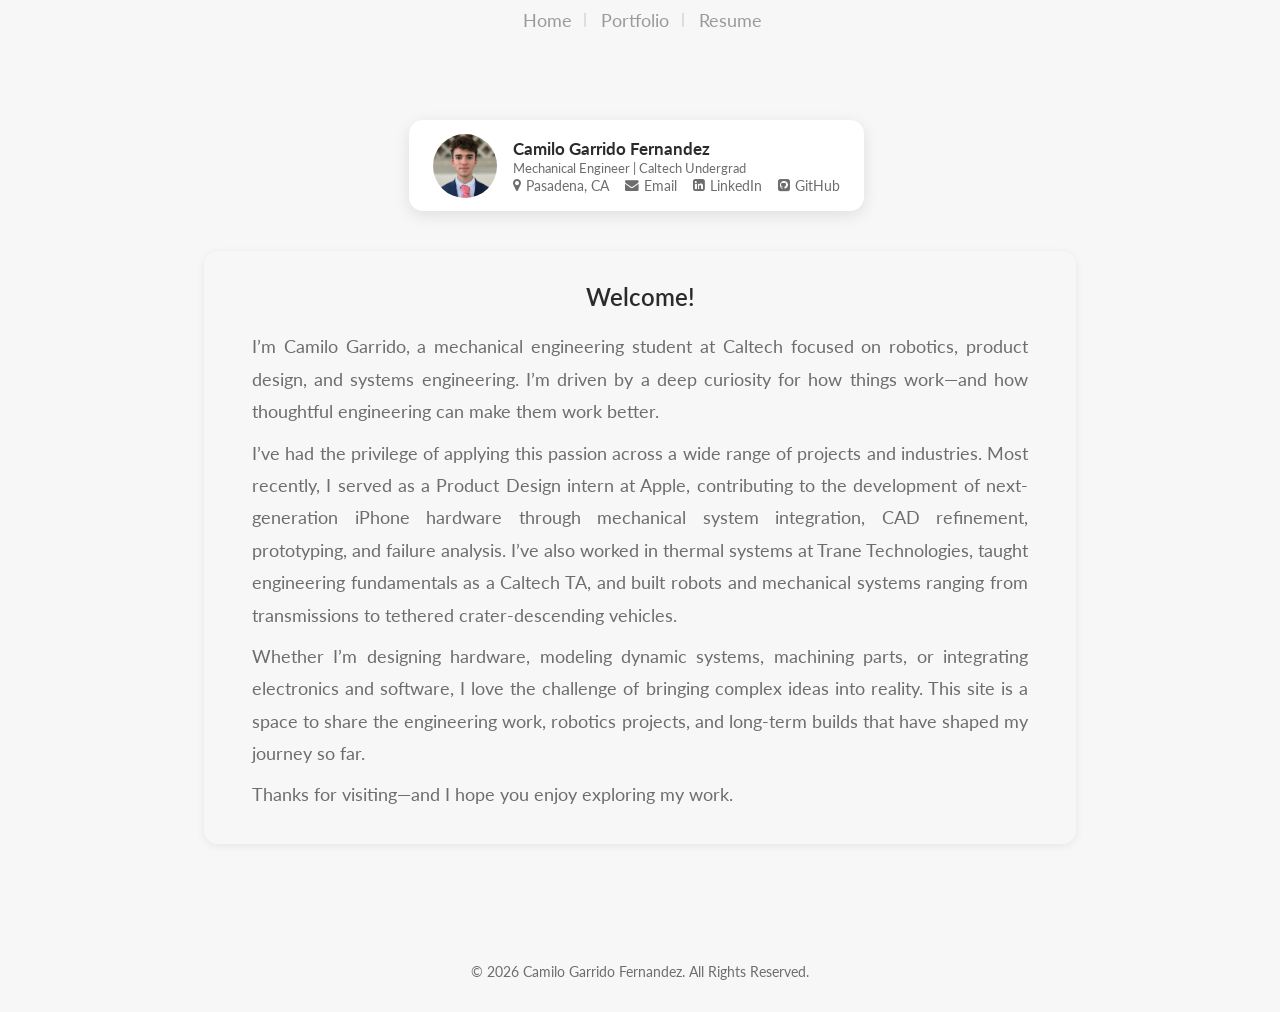
<file: index.html>
<!-- Camilo Garrido Fernandez -->
<!-- Welcome Page -->

<!DOCTYPE html>
<html lang="en">
<head>
    <meta charset="UTF-8" />
    <meta name="HandheldFriendly" content="True">
    <meta name="MobileOptimized" content="320">
    <meta name="viewport" content="width=device-width, initial-scale=1.0" />
    <link href="styles.css" rel="stylesheet" />
    <link href='https://fonts.googleapis.com/css?family=Lato' rel='stylesheet'>
    <link rel="stylesheet" href="https://cdnjs.cloudflare.com/ajax/libs/font-awesome/4.7.0/css/font-awesome.min.css">
    <title>Camilo Garrido Fernandez</title>
</head>

<body>
    <div id = "nav-wrapper">
                <i id="nav-bars" class="fa fa-bars"></i>
        <ul id="nav">
            <li><a href="index.html">Home</a></li>
            <li><a href="portfolio.html">Portfolio</a></li>
            <li><a href="resume.html">Resume</a></li>
            <!-- <li><a href="interests.html">Personal</a></li> -->
        </ul>
    </div>
    
    <div id="modal-backdrop"></div>
    <main id="main">
        <div class=outer>
            <div id="profile-wrapper">
                <div id="profile">

                    <div id="profile-collapsed">
                        <img id="headshot-collapsed" src="media/headshot/headshot.png" alt="Camilo Garrido Fernandez" />
                        <div class="profile-text-mobile">
                            <h2 id="name-mobile">Camilo Garrido Fernandez</h2>
                            <h3 id="headline-mobile">Mechanical Engineer  |  Caltech Undergrad</h3>
                            <ul id="contact-bar-mobile">
                                <li id="location"><p><i class="fa fa-map-marker"></i> Pasadena, CA</p></li>
                                <li id=""email><a href="mailto:cgarrido@caltech.edu"><i class="fa fa-envelope"></i> Email</a></li>
                                <li id="linkedin"><a target="_blank" href="https://www.linkedin.com/in/camilo-garrido"><i class="fa fa-linkedin-square"></i> LinkedIn</a></li>
                                <li id="github"><a target="_blank" href="https://github.com/Camilo-Garrido"><i class="fa fa-github-square"></i> GitHub</a></li>
                            </ul>
                        </div>
                    </div>

                    <img id="headshot" src="media/headshot/headshot.png" />

                    <div id="profile-overview">
                        <h2 id="name">Camilo Garrido Fernandez</h2>
                        <h3 id="headline">Mechanical Engineer  |  Caltech Undergrad</h3>

                        <ul id="contact-box">
                            <li id="location">
                                <p><i class="fa fa-map-marker"></i> Pasadena, CA</p>
                            </li>
                            <li id="email">
                                <a href="mailto:cgarrido@caltech.edu">
                                    <i class="fa fa-envelope"></i> Email
                                </a>
                            </li>
                            <li id="linkedin">
                                <a target="_blank" href="https://www.linkedin.com/in/camilo-garrido">
                                    <i class="fa fa-linkedin-square"></i> LinkedIn
                                </a>
                            </li>
                            <li id="github">
                                <a target="_blank" href="https://github.com/Camilo-Garrido">
                                    <i class="fa fa-github-square"></i> GitHub
                                </a>
                            </li>
                        </ul>
                    </div>
                </div>
            </div>
            
            <div class="content">
                <div class="text-box">
                    <h1>Welcome!</h1>
                    <p>I’m Camilo Garrido, a mechanical engineering student at Caltech focused on robotics, product design, and systems engineering. I’m driven by a deep curiosity for how things work—and how thoughtful engineering can make them work better.</p>
                    <p>I’ve had the privilege of applying this passion across a wide range of projects and industries. Most recently, I served as a Product Design intern at Apple, contributing to the development of next-generation iPhone hardware through mechanical system integration, CAD refinement, prototyping, and failure analysis. I’ve also worked in thermal systems at Trane Technologies, taught engineering fundamentals as a Caltech TA, and built robots and mechanical systems ranging from transmissions to tethered crater-descending vehicles.</p>
                    <p>Whether I’m designing hardware, modeling dynamic systems, machining parts, or integrating electronics and software, I love the challenge of bringing complex ideas into reality. This site is a space to share the engineering work, robotics projects, and long-term builds that have shaped my journey so far.</p>
                    <p>Thanks for visiting—and I hope you enjoy exploring my work.</p>
                </div>
            </div>
        </div>
    </main>

    <footer>
        <h4>&copy; <span id="year"></span> Camilo Garrido Fernandez. All Rights Reserved.</h4>
    </footer>

    <script src="main.js"></script>
</body>
</html>
</file>
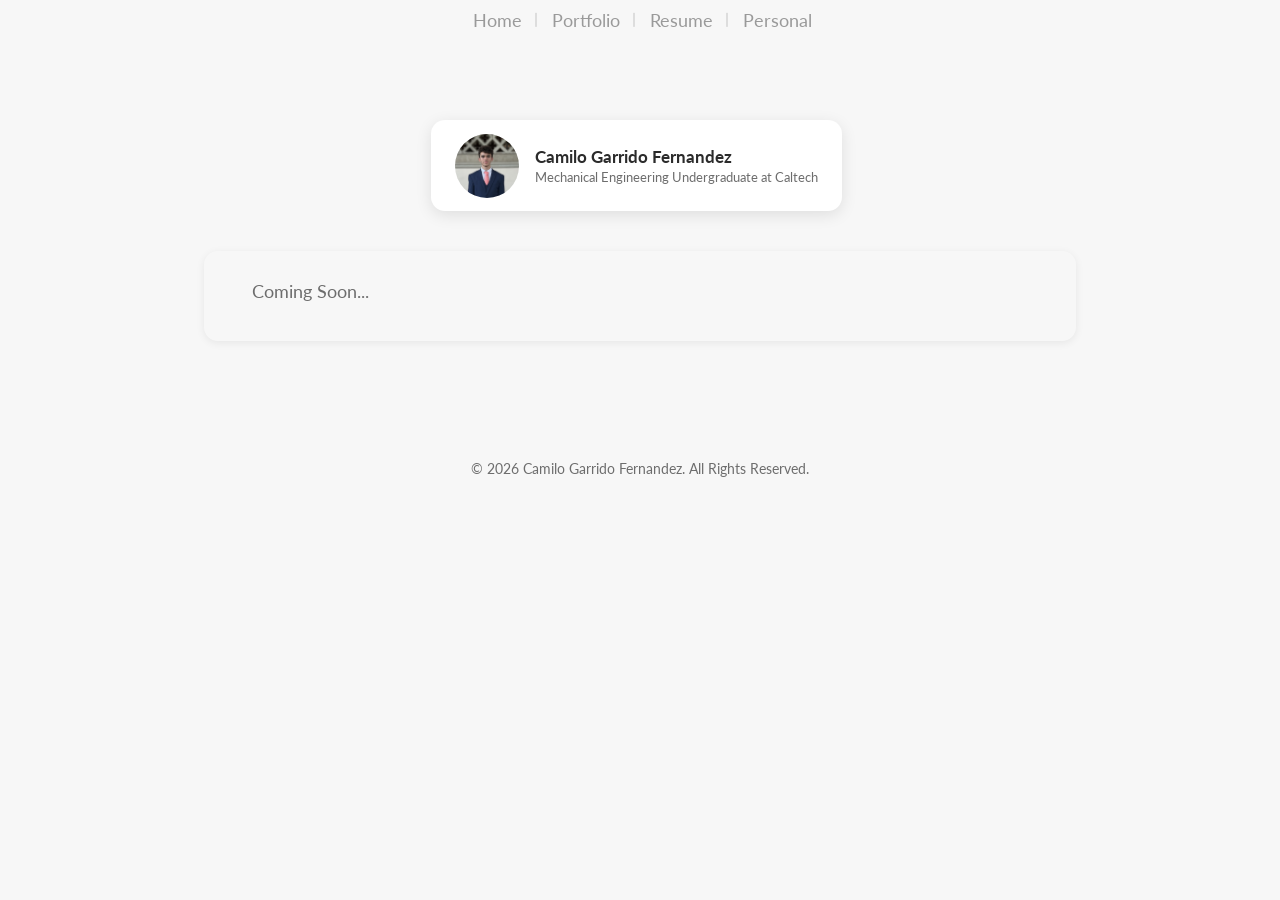
<file: interests.html>
<!-- Camilo Garrido Fernandez -->
<!-- Personal Interests -->

<!DOCTYPE html>
<html lang="en">
<head>
    <meta charset="UTF-8" />
    <meta name="HandheldFriendly" content="True">
    <meta name="MobileOptimized" content="320">
    <meta name="viewport" content="width=device-width, initial-scale=1.0" />
    <link href="styles.css" rel="stylesheet" />
    <link href='https://fonts.googleapis.com/css?family=Lato' rel='stylesheet'>
    <link rel="stylesheet" href="https://cdnjs.cloudflare.com/ajax/libs/font-awesome/4.7.0/css/font-awesome.min.css">
    <title>Camilo Garrido Fernandez</title>
</head>

<body>
    <div id = "nav-wrapper">
                <i id="nav-bars" class="fa fa-bars"></i>
        <ul id="nav">
            <li><a href="index.html">Home</a></li>
            <li><a href="portfolio.html">Portfolio</a></li>
            <li><a href="resume.html">Resume</a></li>
            <li><a href="interests.html">Personal</a></li>
        </ul>
    </div>
    
    <div id="modal-backdrop"></div>
    <main id="main">
        <div class=outer>
            <div id="profile-wrapper">
                <div id="profile">

                    <div id="profile-collapsed">
                        <img id="headshot-collapsed" src="portfolio-media/Profile Picture Square.png" />
                        <div class="profile-text-mobile">
                            <h2 id="name-mobile">Camilo Garrido Fernandez</h2>
                            <h3 id="headline-mobile">Mechanical Engineering Undergraduate at Caltech</h3>
                        </div>
                        <button id="connect-button">Connect</button>
                    </div>

                    <img id="headshot" src="portfolio-media/Profile Picture Square.png" />

                    <div id="profile-overview">
                        <h2 id="name">Camilo Garrido Fernandez</h2>
                        <h3 id="headline">Mechanical Engineering Undergraduate at Caltech</h3>

                        <ul id="contact-box">
                            <li id="location">
                                <p><i class="fa fa-map-marker"></i> Pasadena, CA</p>
                            </li>
                            <li id="email">
                                <a href="mailto:cgarrido@caltech.edu">
                                    <i class="fa fa-envelope"></i> Email
                                </a>
                            </li>
                            <li id="linkedin">
                                <a target="_blank" href="https://www.linkedin.com/in/camilo-garrido">
                                    <i class="fa fa-linkedin-square"></i> LinkedIn
                                </a>
                            </li>
                            <li id="github">
                                <a target="_blank" href="https://github.com/Camilo-Garrido">
                                    <i class="fa fa-github-square"></i> GitHub
                                </a>
                            </li>
                        </ul>
                    </div>
                </div>
            </div>
            
            <div class="content">
                <div class="text-box">
                    <p>Coming Soon...</p>
                </div>
            </div>
        </div>
    </main>

    <footer>
        <h4>&copy; <span id="year"></span> Camilo Garrido Fernandez. All Rights Reserved.</h4>
    </footer>

    <script src="main.js"></script>
</body>
</html>
</file>
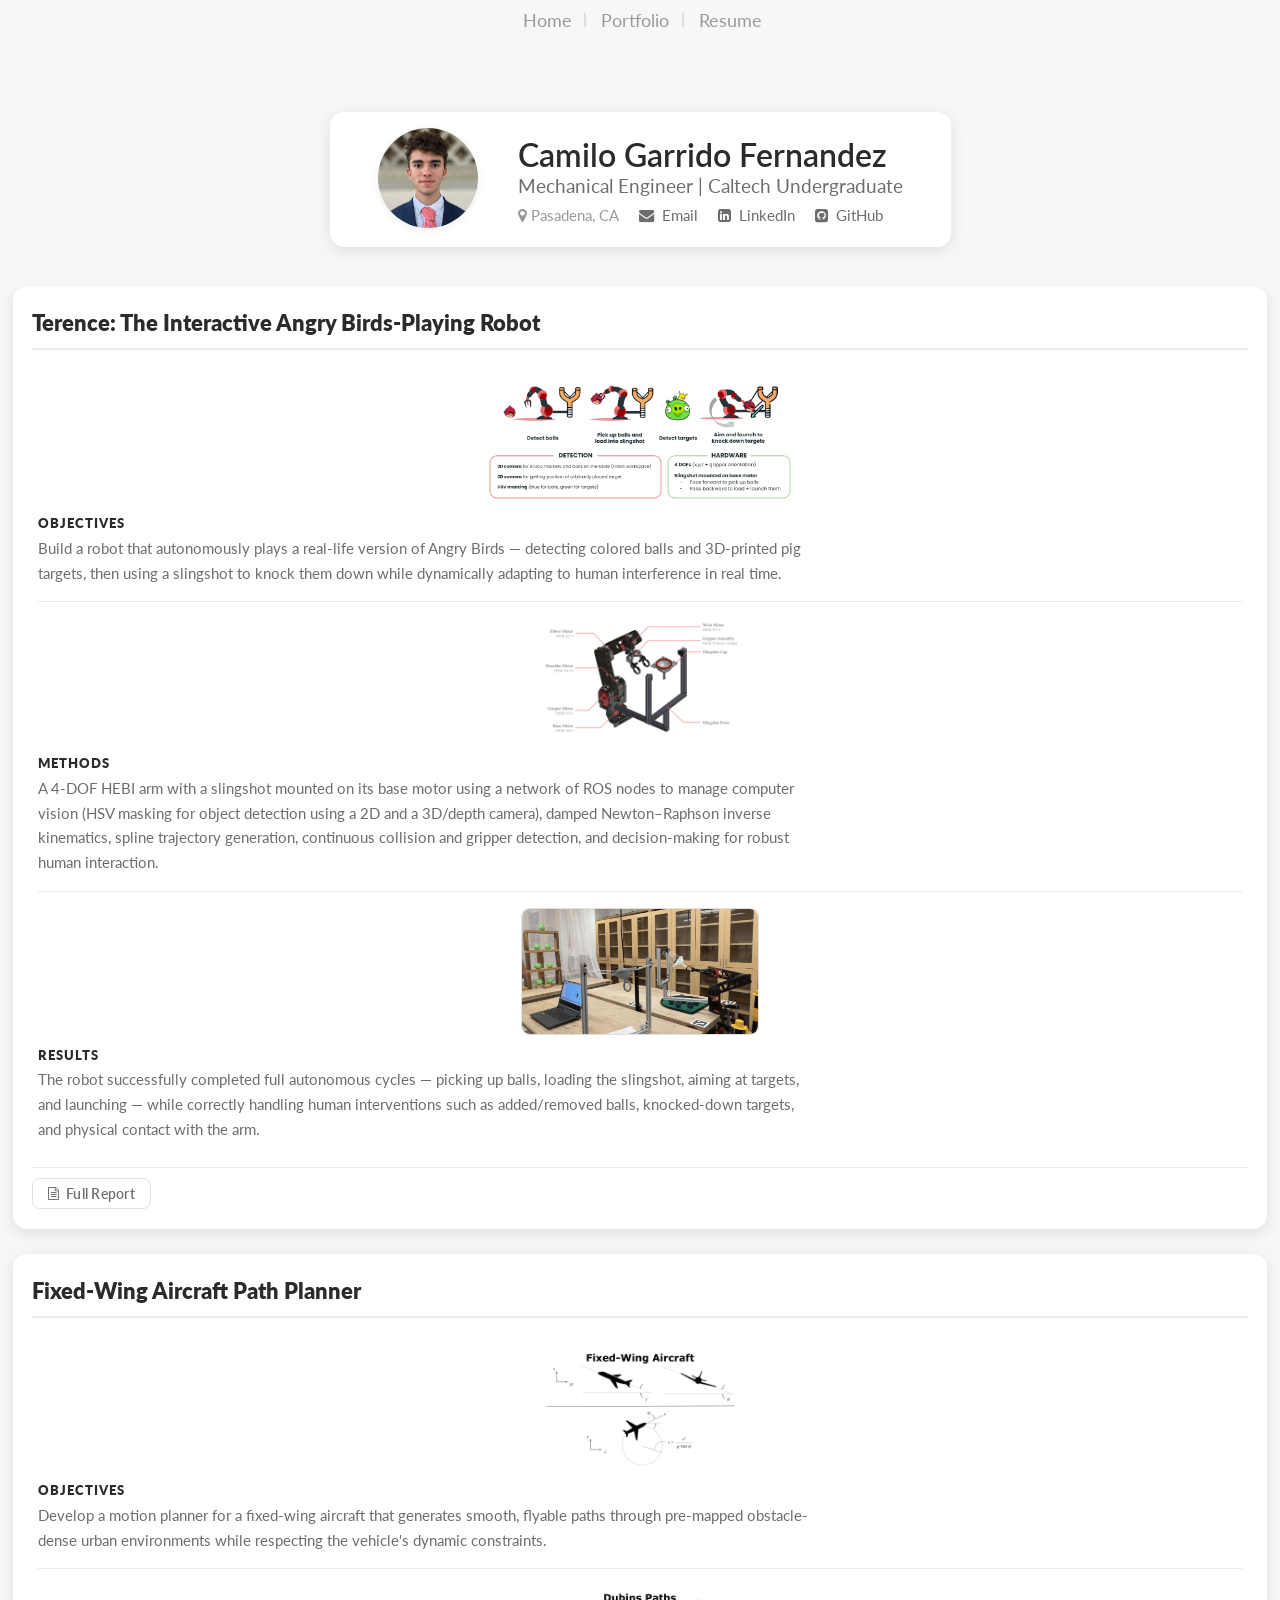
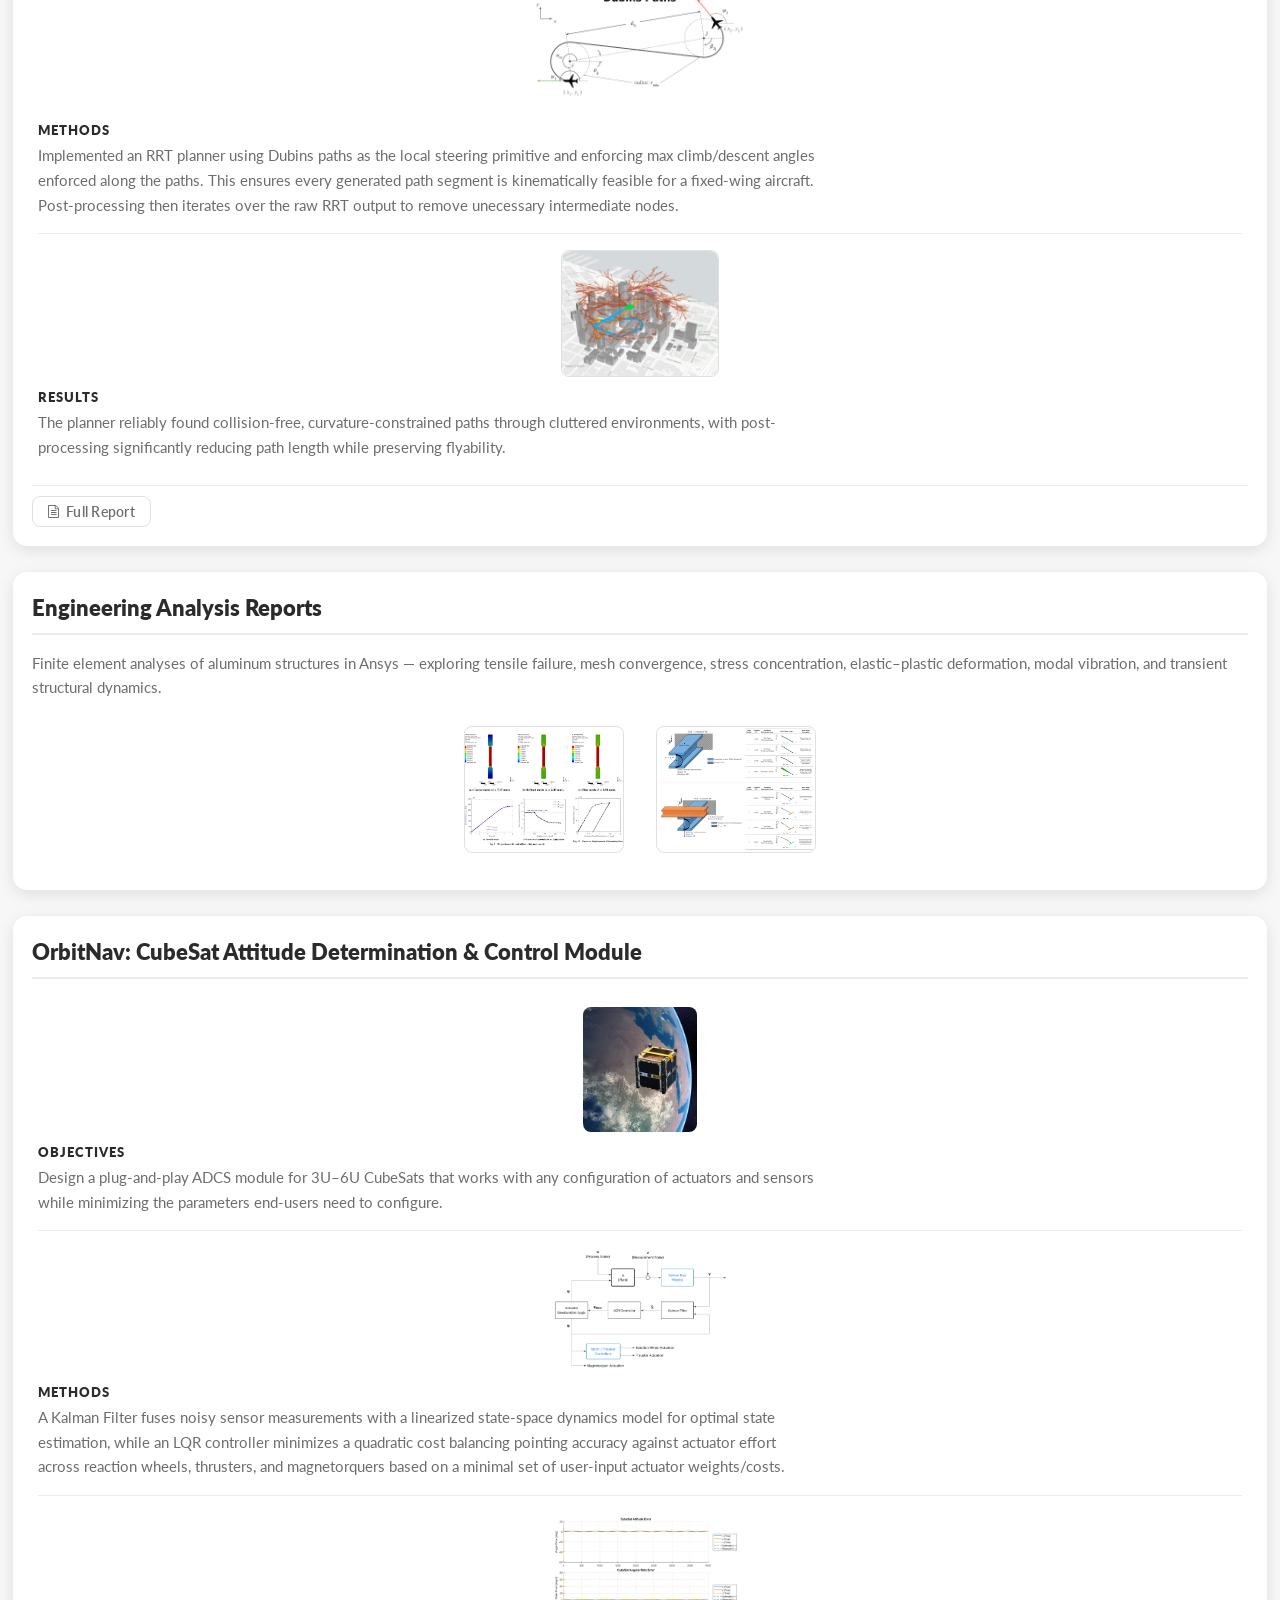
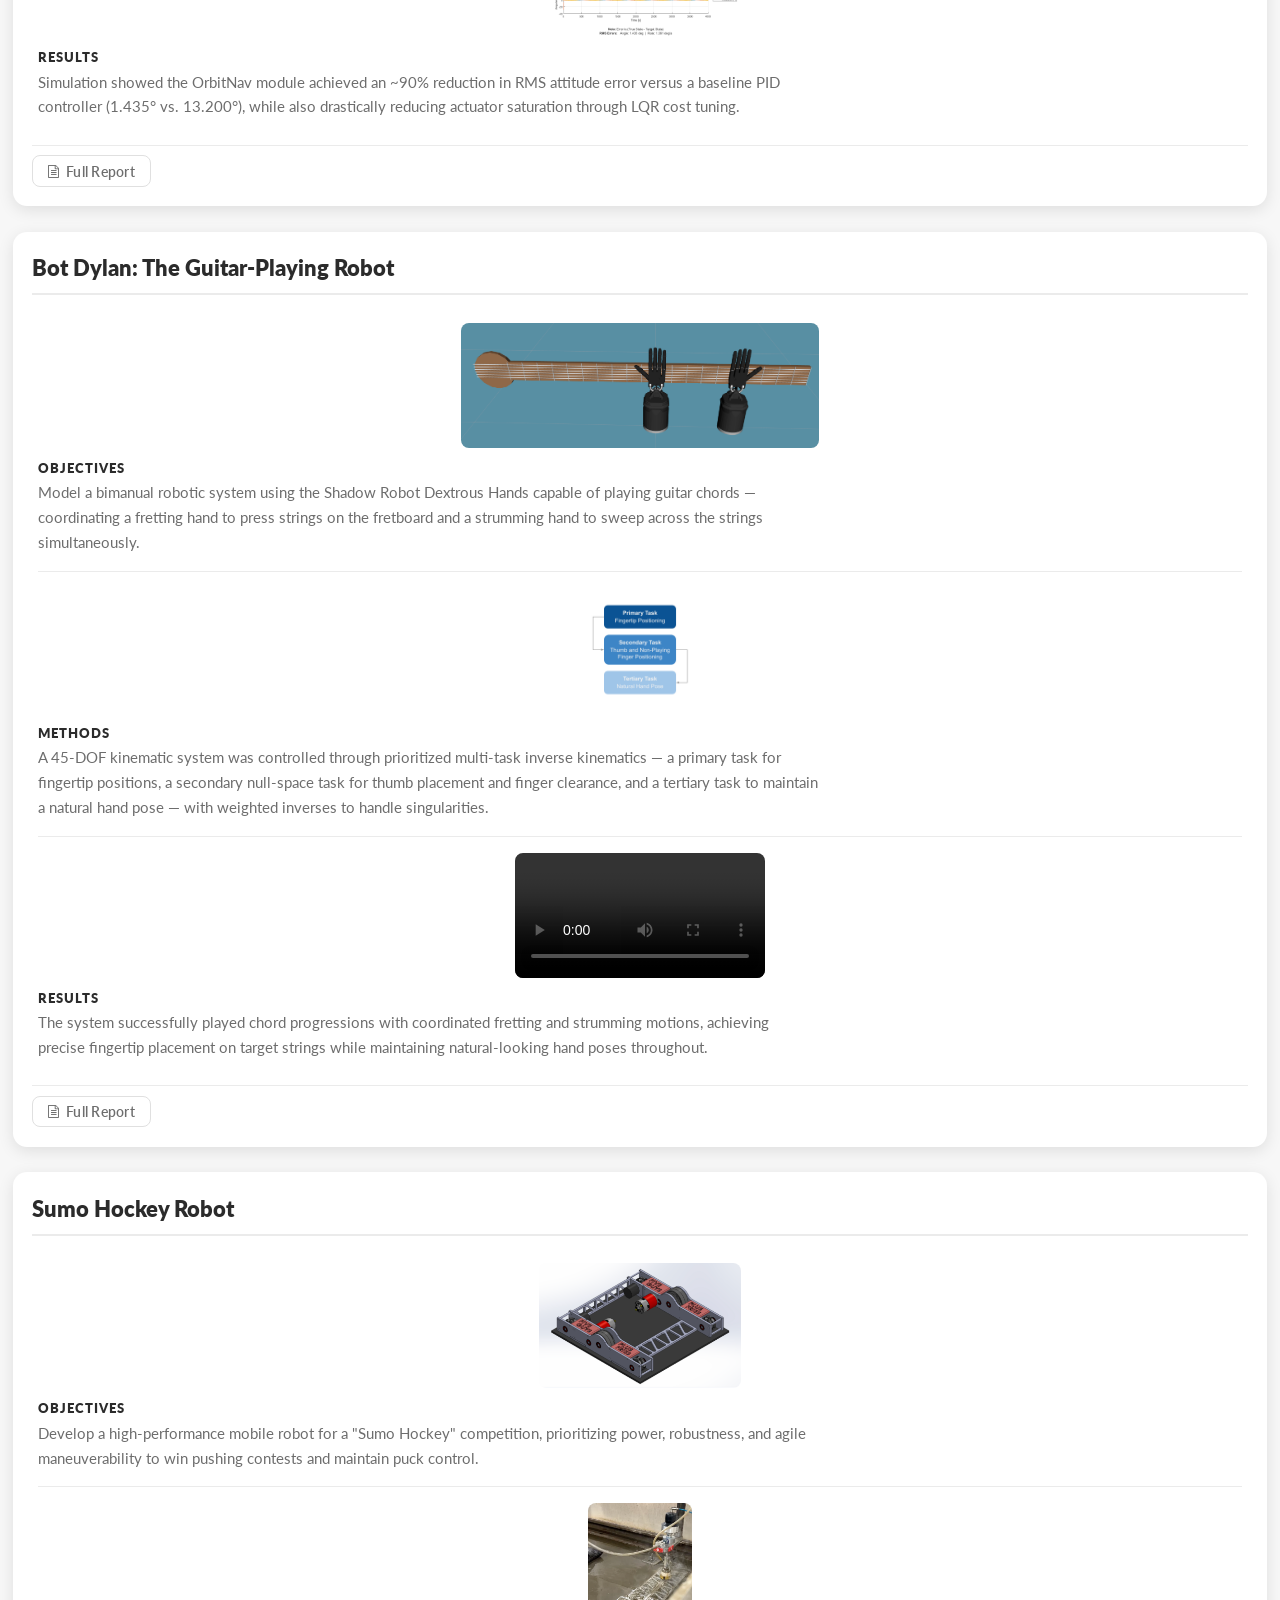
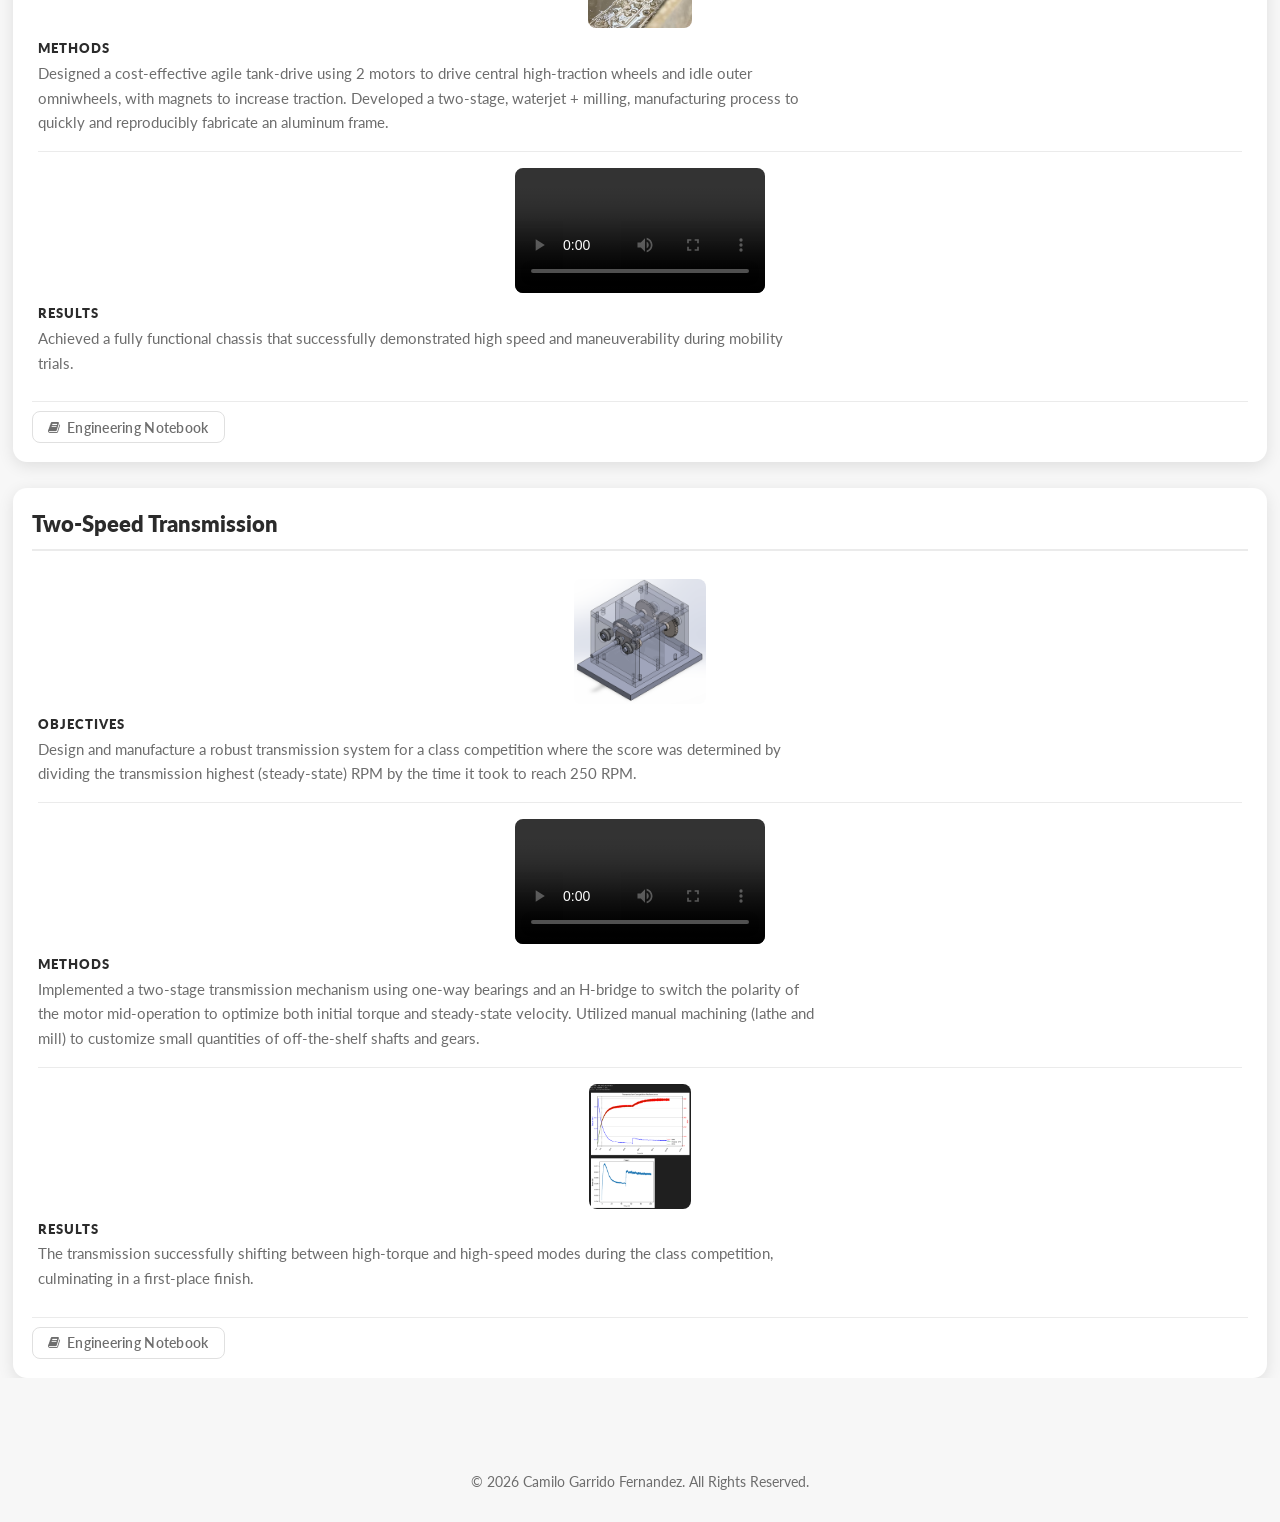
<file: portfolio.html>
<!-- Camilo Garrido Fernandez -->
<!-- Portfolio -->

<!DOCTYPE html>
<html lang="en">
<head>
    <meta charset="UTF-8" />
    <meta name="HandheldFriendly" content="True">
    <meta name="MobileOptimized" content="320">
    <meta name="viewport" content="width=device-width, initial-scale=1.0" />
    <link href="styles.css" rel="stylesheet" />
    <link href='https://fonts.googleapis.com/css?family=Lato' rel='stylesheet'>
    <link rel="stylesheet" href="https://cdnjs.cloudflare.com/ajax/libs/font-awesome/4.7.0/css/font-awesome.min.css">
    <title>Camilo Garrido Fernandez</title>
</head>

<body>
    <div id="nav-wrapper">
        <i id="nav-bars" class="fa fa-bars"></i>
        <ul id="nav">
            <li><a href="index.html">Home</a></li>
            <li><a href="portfolio.html">Portfolio</a></li>
            <li><a href="resume.html">Resume</a></li>
            <!-- <li><a href="interests.html">Personal</a></li> -->
        </ul>
    </div>

    <!-- <div id="modal-backdrop"></div> -->

    <main id="main">

        <div class="header-container">
            <div id="profile-landscape">
                <!-- Circular Headshot -->
                <div class="headshot-wrapper">
                    <img id="headshot-landscape" src="media/headshot/headshot.png" alt="Camilo Garrido Fernandez" />
                </div>

                <!-- Text and Links -->
                <div id="profile-info-landscape">
                    <h1 id="name-landscape">Camilo Garrido Fernandez</h1>
                    <h2 id="headline-landscape">Mechanical Engineer  |  Caltech Undergraduate</h2>
                    
                    <ul id="contact-bar-landscape">
                        <li id="location">
                            <p><i class="fa fa-map-marker"></i> Pasadena, CA</p>
                        </li>
                        <li id="email">
                            <a href="mailto:cgarrido@caltech.edu">
                                <i class="fa fa-envelope"></i> Email
                            </a>
                        </li>
                        <li id="linkedin">
                            <a target="_blank" href="https://www.linkedin.com/in/camilo-garrido">
                                <i class="fa fa-linkedin-square"></i> LinkedIn
                            </a>
                        </li>
                        <li id="github">
                            <a target="_blank" href="https://github.com/Camilo-Garrido">
                                <i class="fa fa-github-square"></i> GitHub
                            </a>
                        </li>
                    </ul>
                </div>
            </div>
        </div>

        <div class="portfolio-feed">

            <!-- ── Terence: The Interactive Angry Birds-Playing Robot ── ME 134 -->
            <div class="project-card">
                <p class="project-title">Terence: The Interactive Angry Birds-Playing Robot</p>
                <div class="project-sections-row">

                    <div class="project-section">
                        <div class="section-media">
                            <img class="project-img" src="media/terence_me134/terence_objective.png" alt="Terence objective diagram"/>
                        </div>
                        <p class="section-label">Objectives</p>
                        <p class="section-body">Build a robot that autonomously plays a real-life version of Angry Birds — detecting colored balls and 3D-printed pig targets, then using a slingshot to knock them down while dynamically adapting to human interference in real time.</p>
                    </div>

                    <div class="section-divider"></div>

                    <div class="project-section">
                        <div class="section-media">
                            <div class="carousel-container">
                                <img class="carousel-sizer" src="media/terence_me134/code_architecture_diagram.png">
                                <div class="carousel-viewport">
                                    <img class="project-img carousel-item" src="media/terence_me134/full_robot.png">
                                    <img class="project-img carousel-item" src="media/terence_me134/code_architecture_diagram.png">
                                    <img class="project-img carousel-item" src="media/terence_me134/full_robot.png">
                                    <img class="project-img carousel-item" src="media/terence_me134/code_architecture_diagram.png">
                                    <img class="project-img carousel-item" src="media/terence_me134/full_robot.png">
                                    <img class="project-img carousel-item" src="media/terence_me134/code_architecture_diagram.png">
                                </div>
                                <button class="carousel-control prev" onclick="moveCarousel(this, -1)">&#10094;</button>
                                <button class="carousel-control next" onclick="moveCarousel(this, 1)">&#10095;</button>
                                <div class="carousel-dots">
                                    <span class="dot active"></span>
                                    <span class="dot"></span>
                                </div>
                            </div>
                        </div>
                        <p class="section-label">Methods</p>
                        <p class="section-body">A 4-DOF HEBI arm with a slingshot mounted on its base motor using a network of ROS nodes to manage computer vision (HSV masking for object detection using a 2D and a 3D/depth camera), damped Newton–Raphson inverse kinematics, spline trajectory generation, continuous collision and gripper detection, and decision-making for robust human interaction.</p>
                    </div>

                    <div class="section-divider"></div>

                    <div class="project-section">
                        <div class="section-media">
                        <div class="media-card" onclick="window.open('media/terence_me134/terence_final_video.mp4', '_blank')">
                            <img class="project-img" src="media/terence_me134/terence_launching.png" alt="Terence launching"/>
                            <div class="media-cta">
                                <i class="fa fa-play"></i> Watch a Video
                            </div>
                        </div>
                    </div>
                        <p class="section-label">Results</p>
                        <p class="section-body">The robot successfully completed full autonomous cycles — picking up balls, loading the slingshot, aiming at targets, and launching — while correctly handling human interventions such as added/removed balls, knocked-down targets, and physical contact with the arm.</p>
                    </div>
                
                </div>
                <div class="project-footer">
                    <a class="report-btn" href="media/terence_me134/ME134_Angry_Birds_Final_Report.pdf" target="_blank" rel="noopener noreferrer">
                        <i class="fa fa-file-text-o"></i> Full Report
                    </a>
                </div>
            </div>

            <!-- ── Fixed-Wing Aircraft Path Planner ── ME 133b -->
            <div class="project-card">
                <p class="project-title">Fixed-Wing Aircraft Path Planner</p>
                <div class="project-sections-row">

                    <div class="project-section">
                        <div class="section-media">
                            <img class="project-img" src="media/aircraft_planner_me133b/plane_model_diagram.png" alt="Plane model diagram"/>
                        </div>
                        <p class="section-label">Objectives</p>
                        <p class="section-body">Develop a motion planner for a fixed-wing aircraft that generates smooth, flyable paths through pre-mapped obstacle-dense urban environments while respecting the vehicle's dynamic constraints.</p>
                    </div>

                    <div class="section-divider"></div>

                    <div class="project-section">
                        <div class="section-media">
                            <img class="project-img" src="media/aircraft_planner_me133b/dubins_path_diagram.png" alt="Dubins path diagram"/>
                        </div>
                        <p class="section-label">Methods</p>
                        <p class="section-body">Implemented an RRT planner using Dubins paths as the local steering primitive and enforcing max climb/descent angles enforced along the paths. This ensures every generated path segment is kinematically feasible for a fixed-wing aircraft. Post-processing then iterates over the raw RRT output to remove unecessary intermediate nodes.</p>
                    </div>

                    <div class="section-divider"></div>

                    <div class="project-section">
                        <div class="section-media">
                            <div class="media-card">
                                <div class="carousel-container">
                                    <img class="carousel-sizer" src="media/aircraft_planner_me133b/rrt_output_path4_cover_image.png">
                                    <div class="carousel-viewport">
                                        <a class="project-img-link" href="media/aircraft_planner_me133b/rrt_postprocessed_path4.html" target="_blank">
                                            <img class="project-img carousel-item" src="media/aircraft_planner_me133b/rrt_output_path4_post_processed_cover_image.png">
                                        </a>
                                        <a class="project-img-link" href="media/aircraft_planner_me133b/rrt_output_path4.html" target="_blank">
                                            <img class="project-img carousel-item" src="media/aircraft_planner_me133b/rrt_output_path4_cover_image.png">
                                        </a>
                                        <a class="project-img-link" href="media/aircraft_planner_me133b/rrt_postprocessed_path4.html" target="_blank">
                                            <img class="project-img carousel-item" src="media/aircraft_planner_me133b/rrt_output_path4_post_processed_cover_image.png">
                                        </a>
                                        <a class="project-img-link" href="media/aircraft_planner_me133b/rrt_output_path4.html" target="_blank">
                                            <img class="project-img carousel-item" src="media/aircraft_planner_me133b/rrt_output_path4_cover_image.png">
                                        </a>
                                        <a class="project-img-link" href="media/aircraft_planner_me133b/rrt_postprocessed_path4.html" target="_blank">
                                            <img class="project-img carousel-item" src="media/aircraft_planner_me133b/rrt_output_path4_post_processed_cover_image.png">
                                        </a>
                                    </div>
                                    <button class="carousel-control prev" onclick="moveCarousel(this, -1)">&#10094;</button>
                                    <button class="carousel-control next" onclick="moveCarousel(this, 1)">&#10095;</button>
                                </div>
                                <div class="media-cta" onclick="openRRTMap()">
                                    <i class="fa fa-map"></i> Open Interactive Map
                                </div>
                            </div>
                        </div>
                        <p class="section-label">Results</p>
                        <p class="section-body">The planner reliably found collision-free, curvature-constrained paths through cluttered environments, with post-processing significantly reducing path length while preserving flyability.</p>
                    </div>

                </div>
                <div class="project-footer">
                    <a class="report-btn" href="media/aircraft_planner_me133b/ME_133B_Final_Report.pdf" target="_blank" rel="noopener noreferrer">
                        <i class="fa fa-file-text-o"></i> Full Report
                    </a>
                </div>
            </div>

            <!-- ── Engineering Analysis Reports ── ME 50 -->
            <div class="project-card">
                <p class="project-title">Engineering Analysis Reports</p>
                <p class="me50-overview">Finite element analyses of aluminum structures in Ansys — exploring tensile failure, mesh convergence, stress concentration, elastic–plastic deformation, modal vibration, and transient structural dynamics.</p>
                <div class="project-sections-row">
                    <div class="section-media" id="reports">
                        
                        <!-- Tensile Tests Report Card -->
                        <div class="media-card" onclick="window.open('media/fea_reports_me50/6061_T6_Aluminum_FEA_Tensile_Tests_Report.pdf', '_blank')">
                            <img class="project-img" src="media/fea_reports_me50/simulated_tensile_tests_overview.png" alt="Tensile tests overview"/>
                            <div class="media-cta">
                                <i class="fa fa-file-text-o"></i> Read Full Report
                            </div>
                        </div>

                        <!-- Vibration Simulation Report Card -->
                        <div class="media-card" onclick="window.open('media/fea_reports_me50/Numerical_Simulations_of_a_Vibrating_H_Beam_and_I_Beam_Report.pdf', '_blank')">
                            <img class="project-img" src="media/fea_reports_me50/vibration_modes_overview.png" alt="Vibration modes overview"/>
                            <div class="media-cta">
                                <i class="fa fa-file-text-o"></i> Read Full Report
                            </div>
                        </div>

                    </div>
                </div>
            </div>

            <!-- ── OrbitNav: CubeSat ADCS Module ── AE 103a -->
            <div class="project-card">
                <p class="project-title">OrbitNav: CubeSat Attitude Determination &amp; Control Module</p>
                <div class="project-sections-row">

                    <div class="project-section">
                        <div class="section-media">
                            <img class="project-img" src="media/orbitnav_ae_103a/cubesat.jpeg.jpg" alt="CubeSat in orbit"/>
                        </div>
                        <p class="section-label">Objectives</p>
                        <p class="section-body">Design a plug-and-play ADCS module for 3U–6U CubeSats that works with any configuration of actuators and sensors while minimizing the parameters end-users need to configure.</p>
                    </div>

                    <div class="section-divider"></div>

                    <div class="project-section">
                        <div class="section-media">
                            <img class="project-img" src="media/orbitnav_ae_103a/orbitnav_diagram.png" alt="OrbitNav block diagram"/>
                        </div>
                        <p class="section-label">Methods</p>
                        <p class="section-body">A Kalman Filter fuses noisy sensor measurements with a linearized state-space dynamics model for optimal state estimation, while an LQR controller minimizes a quadratic cost balancing pointing accuracy against actuator effort across reaction wheels, thrusters, and magnetorquers based on a minimal set of user-input actuator weights/costs.</p>
                    </div>

                    <div class="section-divider"></div>

                    <div class="project-section">
                        <div class="section-media">
                            <div class="carousel-container">
                                <img class="carousel-sizer" src="media/orbitnav_ae_103a/baseline_pid_errors.png">
                                <div class="carousel-viewport">
                                    <img class="project-img carousel-item" src="media/orbitnav_ae_103a/lqr_errors.png">
                                    <img class="project-img carousel-item" src="media/orbitnav_ae_103a/baseline_pid_errors.png">
                                    <img class="project-img carousel-item" src="media/orbitnav_ae_103a/lqr_errors.png">
                                    <img class="project-img carousel-item" src="media/orbitnav_ae_103a/baseline_pid_errors.png">
                                    <img class="project-img carousel-item" src="media/orbitnav_ae_103a/lqr_errors.png">
                                    <img class="project-img carousel-item" src="media/orbitnav_ae_103a/baseline_pid_errors.png">
                                </div>
                                <button class="carousel-control prev" onclick="moveCarousel(this, -1)">&#10094;</button>
                                <button class="carousel-control next" onclick="moveCarousel(this, 1)">&#10095;</button>
                                <div class="carousel-dots">
                                    <span class="dot active"></span>
                                    <span class="dot"></span>
                                </div>
                            </div>
                        </div>
                        <p class="section-label">Results</p>
                        <p class="section-body">Simulation showed the OrbitNav module achieved an ~90% reduction in RMS attitude error versus a baseline PID controller (1.435° vs. 13.200°), while also drastically reducing actuator saturation through LQR cost tuning.</p>
                    </div>

                </div>
                <div class="project-footer">
                    <a class="report-btn" href="media/orbitnav_ae_103a/Ae_103A_PDR.pdf" target="_blank" rel="noopener noreferrer">
                        <i class="fa fa-file-text-o"></i> Full Report
                    </a>
                </div>
            </div>

            <!-- ── Bot Dylan: The Guitar-Playing Robot ── ME 133a -->
            <div class="project-card">
                <p class="project-title">Bot Dylan: The Guitar-Playing Robot</p>
                <div class="project-sections-row">

                    <div class="project-section">
                        <div class="section-media">
                            <img class="project-img" src="media/bot_dylan_me133a/bot_dylan_hands_and_guitar.png" alt="Bot Dylan Robot Hands and Guitar"/>
                        </div>
                        <p class="section-label">Objectives</p>
                        <p class="section-body">Model a bimanual robotic system using the Shadow Robot Dextrous Hands capable of playing guitar chords — coordinating a fretting hand to press strings on the fretboard and a strumming hand to sweep across the strings simultaneously.</p>
                    </div>

                    <div class="section-divider"></div>

                    <div class="project-section">
                        <div class="section-media">
                            <img class="project-img" src="media/bot_dylan_me133a/bot_dylan_task_hierarchy.png" alt="Bot Dylan Task Hierarchy"/>
                        </div>
                        <p class="section-label">Methods</p>
                        <p class="section-body">A 45-DOF kinematic system was controlled through prioritized multi-task inverse kinematics — a primary task for fingertip positions, a secondary null-space task for thumb placement and finger clearance, and a tertiary task to maintain a natural hand pose — with weighted inverses to handle singularities.</p>
                    </div>

                    <div class="section-divider"></div>

                    <div class="project-section">
                        <div class="section-media">
                            <video class="project-vid" controls>
                                <source src="media/bot_dylan_me133a/bot_dylan_video.mp4" type="video/mp4">
                                Bot Dylan Video (not supported by your browser)
                            </video>
                        </div>
                        <p class="section-label">Results</p>
                        <p class="section-body">The system successfully played chord progressions with coordinated fretting and strumming motions, achieving precise fingertip placement on target strings while maintaining natural-looking hand poses throughout.</p>
                    </div>

                </div>
                <div class="project-footer">
                    <a class="report-btn" href="media/bot_dylan_me133a/ME133a_Bot_Dylan_Report.pdf" target="_blank" rel="noopener noreferrer">
                        <i class="fa fa-file-text-o"></i> Full Report
                    </a>
                </div>
            </div>

            <!-- ── Sumo Hockey Robot ── ME 72a -->
            <div class="project-card">
                <p class="project-title">Sumo Hockey Robot</p>
                <div class="project-sections-row">

                    <div class="project-section">
                        <div class="section-media">
                            <img class="project-img" src="media/sumo_hockey_robot_me72a/me72a_chassis.png" alt="Sumo Hockey Robot Drivetrain"/>
                        </div>
                        <p class="section-label">Objectives</p>
                        <p class="section-body">Develop a high-performance mobile robot for a "Sumo Hockey" competition, prioritizing power, robustness, and agile maneuverability to win pushing contests and maintain puck control.</p>
                    </div>

                    <div class="section-divider"></div>

                    <div class="project-section">
                        <div class="section-media">
                            <img class="project-img" src="media/sumo_hockey_robot_me72a/me72a_waterjet.png" alt="Waterjetting the Chassis Frame"/>
                        </div>
                        <p class="section-label">Methods</p>
                        <p class="section-body">Designed a cost-effective agile tank-drive using 2 motors to drive central high-traction wheels and idle outer omniwheels, with magnets to increase traction. Developed a two-stage, waterjet + milling, manufacturing process to quickly and reproducibly fabricate an aluminum frame.</p>
                    </div>

                    <div class="section-divider"></div>

                    <div class="project-section">
                        <div class="section-media">
                            <video class="project-vid" controls>
                                <source src="media/sumo_hockey_robot_me72a/robot_scoring.mp4" type="video/mp4">
                                Transmission Video (not supported by your browser)
                            </video>
                        </div>
                        <p class="section-label">Results</p>
                        <p class="section-body">Achieved a fully functional chassis that successfully demonstrated high speed and maneuverability during mobility trials.</p>
                    </div>

                </div>
                <div class="project-footer">
                    <a class="report-btn" href="media/sumo_hockey_robot _me72a/ME72a_Engineering_Notebook.pdf" target="_blank" rel="noopener noreferrer">
                        <i class="fa fa-book"></i> Engineering Notebook
                    </a>
                </div>
            </div>

            <!-- ── Two-Speed Transmission ── ME 14 -->
            <div class="project-card">
                <p class="project-title">Two-Speed Transmission</p>
                <div class="project-sections-row">

                    <div class="project-section">
                        <div class="section-media">
                            <img class="project-img" src="media/transmission_me14/transmission_cad.png" alt="Transmission CAD"/>
                        </div>
                        <p class="section-label">Objectives</p>
                        <p class="section-body">Design and manufacture a robust transmission system for a class competition where the score was determined by dividing the transmission highest (steady-state) RPM by the time it took to reach 250 RPM.</p>
                    </div>

                    <div class="section-divider"></div>

                    <div class="project-section">
                        <div class="section-media">
                            <video class="project-vid" controls>
                                <source src="media/transmission_me14/transmission_testing.mp4" type="video/mp4">
                                Transmission Video (not supported by your browser)
                            </video>
                        </div>
                        <p class="section-label">Methods</p>
                        <p class="section-body">Implemented a two-stage transmission mechanism using one-way bearings and an H-bridge to switch the polarity of the motor mid-operation to optimize both initial torque and steady-state velocity. Utilized manual machining (lathe and mill) to customize small quantities of off-the-shelf shafts and gears.</p>
                    </div>

                    <div class="section-divider"></div>

                    <div class="project-section">
                        <div class="section-media">
                            <img class="project-img" src="media/transmission_me14/team2trial1.png" alt="Transmission trial"/>
                        </div>
                        <p class="section-label">Results</p>
                        <p class="section-body">The transmission successfully shifting between high-torque and high-speed modes during the class competition, culminating in a first-place finish.</p>
                    </div>

                </div>
                <div class="project-footer">
                    <a class="report-btn" href="media/transmission_me14/transmission_engineering_notebook.pdf" target="_blank" rel="noopener noreferrer">
                        <i class="fa fa-book"></i> Engineering Notebook
                    </a>
                </div>
            </div>

        </div>
    </main>

    <footer>
        <h4>&copy; <span id="year"></span> Camilo Garrido Fernandez. All Rights Reserved.</h4>
    </footer>

    <script src="main.js"></script>
</body>
</html>
</file>
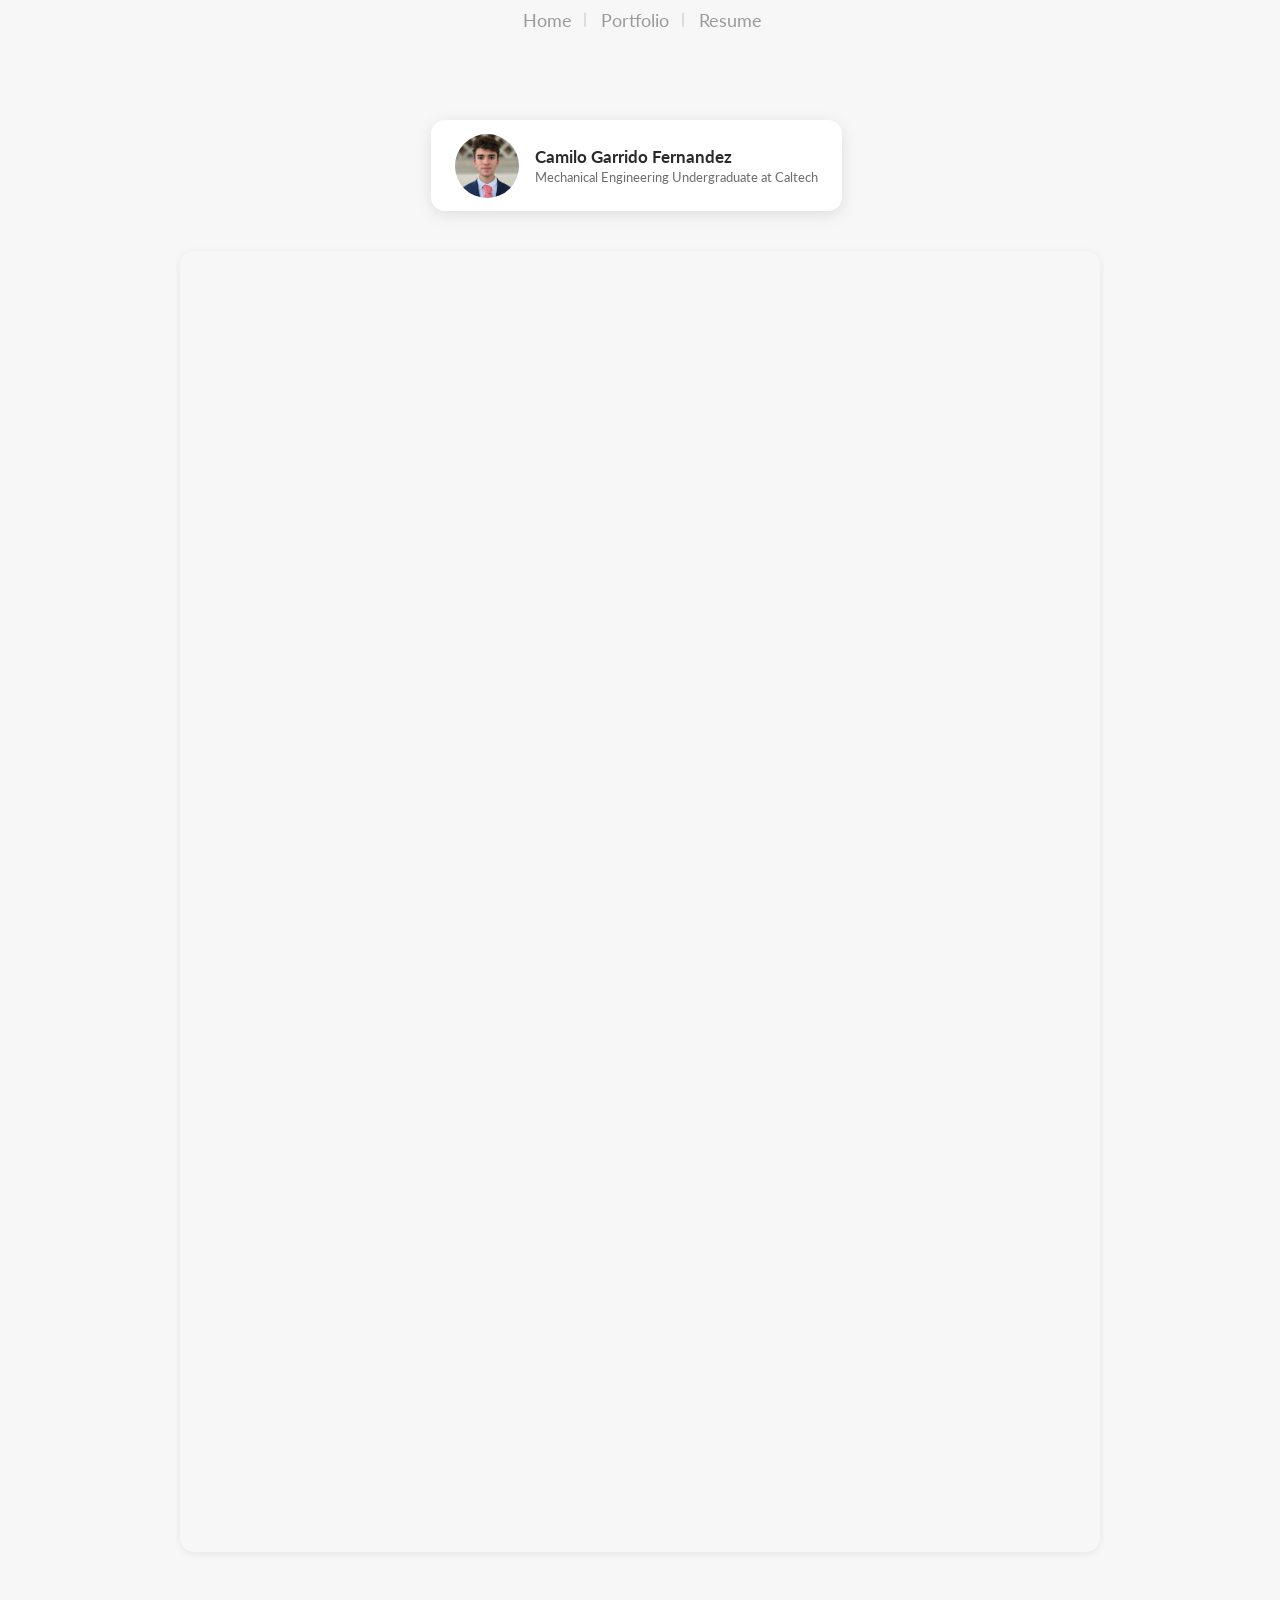
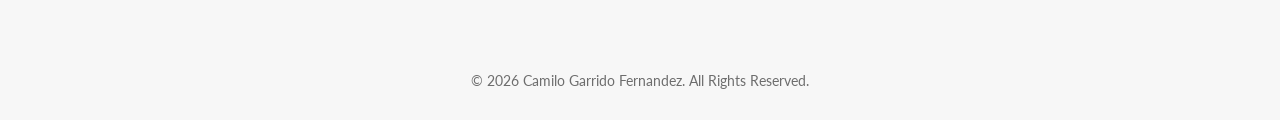
<file: resume.html>
<!-- Camilo Garrido Fernandez -->
<!-- Resume -->

<!DOCTYPE html>
<html lang="en">
<head>
    <meta charset="UTF-8" />
    <meta name="HandheldFriendly" content="True">
    <meta name="MobileOptimized" content="320">
    <meta name="viewport" content="width=device-width, initial-scale=1.0" />
    <link href="styles.css" rel="stylesheet" />
    <link href='https://fonts.googleapis.com/css?family=Lato' rel='stylesheet'>
    <link rel="stylesheet" href="https://cdnjs.cloudflare.com/ajax/libs/font-awesome/4.7.0/css/font-awesome.min.css">
    <title>Camilo Garrido Fernandez</title>
</head>

<body>
    <div id = "nav-wrapper">
                <i id="nav-bars" class="fa fa-bars"></i>
        <ul id="nav">
            <li><a href="index.html">Home</a></li>
            <li><a href="portfolio.html">Portfolio</a></li>
            <li><a href="resume.html">Resume</a></li>
            <!-- <li><a href="interests.html">Personal</a></li> -->
        </ul>
    </div>
    
    <div id="modal-backdrop"></div>
    <main id="main">
        <div class=outer>
            <div id="profile-wrapper">
                <div id="profile">

                    <div id="profile-collapsed">
                        <img id="headshot-collapsed" src="media/headshot/headshot.png" />
                        <div class="profile-text-mobile">
                            <h2 id="name-mobile">Camilo Garrido Fernandez</h2>
                            <h3 id="headline-mobile">Mechanical Engineering Undergraduate at Caltech</h3>
                        </div>
                        <button id="connect-button">Connect</button>
                    </div>

                    <img id="headshot" src="media/headshot/headshot.png" />

                    <div id="profile-overview">
                        <h2 id="name">Camilo Garrido Fernandez</h2>
                        <h3 id="headline">Mechanical Engineering Undergraduate at Caltech</h3>

                        <ul id="contact-box">
                            <li id="location">
                                <p><i class="fa fa-map-marker"></i> Pasadena, CA</p>
                            </li>
                            <li id="email">
                                <a href="mailto:cgarrido@caltech.edu">
                                    <i class="fa fa-envelope"></i> Email
                                </a>
                            </li>
                            <li id="linkedin">
                                <a target="_blank" href="https://www.linkedin.com/in/camilo-garrido">
                                    <i class="fa fa-linkedin-square"></i> LinkedIn
                                </a>
                            </li>
                            <li id="github">
                                <a target="_blank" href="https://github.com/Camilo-Garrido">
                                    <i class="fa fa-github-square"></i> GitHub
                                </a>
                            </li>
                        </ul>
                    </div>
                </div>
            </div>

            <!-- <div class="pdf-controls">
                <a href="YOUR_RESUME_PDF_LINK_HERE" target="_blank" class="report-btn">
                    <i class="fa fa-download"></i> Download PDF
                </a>
            </div> -->

            <div id="resume-container" class="pdf-container">
                <button id="fullscreen-btn" class="resume-fs-overlay">
                    <i class="fa fa-expand"></i>
                </button>
                
                <iframe 
                    src="https://docs.google.com/document/d/e/2PACX-1vRduaa1H9IgCoZdpqfEZhgvCYWz7T2RQbqTkdJ0YUrKBvv3wn2faKJXsYacsWQ-DcheWFEfkcMBk0ev/pub?embedded=true"
                    style="width:100%; height:100%; border:none;">
                </iframe>
            </div>
        </div>
    </main>

    <footer>
        <h4>&copy; <span id="year"></span> Camilo Garrido Fernandez. All Rights Reserved.</h4>
    </footer>

    <script src="main.js"></script>
</body>
</html>
</file>
<file: styles.css>
/* -- Camilo Garrido Fernandez -- */
/* CSS */

:root {
    /* ── Color palette ── */
    --bg:             #f7f7f7;
    --surface:        #ffffff;
    --surface-subtle: #fafafa;

    --text-primary:   #2b2b2b;
    --text-secondary: #6d6d6d;
    --text-muted:     #9a9a9a;

    --border-strong:  #e0e0e0;
    --border-subtle:  #ebebeb;
    --border-rule:    #ddd;

    /* Legacy aliases */
    --dark-grey: var(--text-primary);
    --steel:     var(--text-secondary);

    /* ── Border radius scale ── */
    --radius-lg: 14px;   /* cards, panels */
    --radius-md:  8px;   /* images, buttons */
    --radius-sm:  6px;   /* small tags */

    /* Legacy aliases */
    --card-radius: var(--radius-lg);

    /* ── Shadow scale ── */
    --shadow-sm:    0 2px  8px rgba(0,0,0,0.07);
    --shadow-md:    0 4px 16px rgba(0,0,0,0.10);
    --shadow-hover: 0 8px 24px rgba(0,0,0,0.18);

    /* Legacy alias */
    --card-shadow: var(--shadow-md);

    /* ── Misc ── */
    --border: 0.1em solid var(--border-strong);
    --img-height: 180px;
}

html {
    min-height: 100%;
    margin: 0;
    padding: 0;
}

body {
    /* min-height: 100vh; */
    margin: 0;
    padding: 0;
    font-family: Lato, Arial;
    display: flex;
    flex-direction: column;
    background-color: var(--bg);
    overflow-x: hidden;
}

/* ─────────────────────────── COLLAPSED PROFILE CARD (index mobile) ────── */

/* Shown in mobile via @media; hidden on desktop below */
#profile-collapsed-landscape {
    display: none;
}

main {
    flex: 1;
    padding-top: 96px;
    overflow: hidden;
}

ul {
    list-style-type: none;
    padding: 0;
    margin: 0;
}

/* ─────────────────────────── NAVBAR ─────────────────────────── */

#nav-wrapper {
    position: fixed;
    top: 0;
    left: 0;
    right: 0;
    margin: 0 auto;
    padding: 0.25em;
    width: 100%;
    z-index: 10;
    display: flex;
    align-items: center;
    background-color: transparent;
    box-shadow: none;
    border-radius: 0;
    transition: background-color 0.3s ease-in-out,
                box-shadow       0.3s ease-in-out,
                border-radius    0.3s ease-in-out;
}

#nav-bars {
    width: 2em;
    flex-shrink: 0;
    padding: 0.5em 0;
    margin-left: 0.05em;
    color: var(--text-muted);
    text-align: center;
    font-size: 20px;
    opacity: 0;
    pointer-events: none;
    transition: color 0.2s ease-in-out, opacity 0.3s ease-in-out;
}

#nav-bars:hover {
    color: var(--text-primary);
}

#nav {
    height: fit-content;
    margin: 0 auto;
    flex-grow: 1;
    padding: 0.5em 0;
    padding-right: 2em;
    display: flex;
    flex-direction: row;
    justify-content: center;
    align-items: center;
    opacity: 1;
    pointer-events: auto;
    transition: opacity 0.2s ease-in-out;
}

#nav li {
    padding: 0 1.5em;
    font-size: 18px;
    position: relative;
}

#nav li::after {
    content: "";
    display: block;
    position: absolute;
    height: 0.8em;
    width: 2px;
    background-color: var(--border-rule);
    right: 0;
    top: 50%;
    transform: translateY(-50%);
}

#nav li:last-child::after {
    display: none;
}

#nav li a {
    padding: 0.05em;
    color: var(--text-muted);
    text-decoration: none;
    display: block;
    transition: color 0.2s ease-in-out;
}

#nav li a i {
    margin-right: 0.35em;
}

#nav li:hover a {
    color: var(--text-primary);
}

#nav-wrapper.scrolled-down #nav {
    opacity: 0;
    pointer-events: none;
}

#nav-wrapper.scrolled-down #nav-bars {
    opacity: 1;
    pointer-events: auto;
    cursor: pointer;
    background-color: rgba(255, 255, 255, 0.82);
    backdrop-filter: blur(12px);
    -webkit-backdrop-filter: blur(12px);
    border-radius: var(--radius-lg);
    box-shadow: var(--shadow-sm);
    transition: box-shadow 0.2s ease, background-color 0.2s ease,
                color 0.2s ease-in-out, opacity 0.3s ease-in-out;
}

#nav-wrapper.scrolled-down #nav-bars:hover {
    box-shadow: var(--shadow-md);
    background-color: rgba(255, 255, 255, 0.96);
    color: var(--text-primary);
}

/* Active (expanded): full-width panel behind nav items */
#nav-wrapper.scrolled-down.nav-active {
    background-color: rgba(255, 255, 255, 0.96);
    backdrop-filter: blur(12px);
    -webkit-backdrop-filter: blur(12px);
    box-shadow: var(--shadow-md);
}

#nav-wrapper.scrolled-down.nav-active #nav {
    opacity: 1;
    pointer-events: auto;
}

#nav-wrapper.scrolled-down.nav-active #nav-bars {
    opacity: 1;
    pointer-events: auto;
    color: var(--text-primary);
    /* Reset pill style — wrapper panel takes over */
    background-color: transparent;
    backdrop-filter: none;
    -webkit-backdrop-filter: none;
    box-shadow: none;
    border-radius: 0;
    padding: 0;
}

/* ─────────────────────────── PROFILE HEADER ─────────────────────────── */

.header-container {
    display: flex;
    justify-content: center;
    margin: 1em auto;
}

#profile-landscape {
    display: flex;
    flex-direction: row;
    align-items: center;
    padding: 1em 3em;
    gap: 2.5em;
    max-width: 1000px;
    width: fit-content;
    background-color: var(--surface);
    border-radius: var(--radius-lg);
    box-shadow: var(--shadow-md);
}

.headshot-wrapper {
    flex-shrink: 0;
}

#headshot-landscape {
    height: 100px;
    border-radius: 50%;
    object-fit: cover;
    box-shadow: var(--shadow-sm);
}

#profile-info-landscape {
    display: block;
    flex-direction: column;
    justify-content: center;
}

#name-landscape {
    font-size: 2em;
    padding: 0;
    color: var(--text-primary);
}

#headline-landscape {
    font-size: 1.2em;
    font-weight: 400;
    padding-bottom: 0.5em;
    color: var(--text-secondary);
}

#contact-bar-landscape {
    list-style: none;
    padding: 0;
    margin: 0;
    display: flex;
    flex-wrap: wrap;
    gap: 20px;
}

#contact-bar-landscape li,
#contact-bar-landscape a {
    font-size: 0.95rem;
    color: var(--text-secondary);
    text-decoration: none;
    display: flex;
    align-items: center;
    gap: 8px;
    transition: color 0.2s;
}

@media (max-width: 768px) {
    #profile-landscape {
        flex-direction: column;
        text-align: center;
        gap: 0.3em;
    }
    #contact-bar-landscape {
        justify-content: center;
    }
}

/* ─────────────────────────── PORTFOLIO FEED ─────────────────────────── */

.portfolio-feed {
    display: flex;
    flex-direction: column;
    align-items: center;
    gap: 2.5em;
    width: 100%;
    max-width: 96em;
    margin: 2.5em auto 0 auto;
    padding: 0 3em;
    box-sizing: border-box;
    overflow: clip;
}

/* ─────────────────────────────── MAIN ─────────────────────────────── */

main {
    flex: 1;
    padding-top: 96px;
    padding-bottom: 4em;
}

/* ─────────────────────────── PROJECT CARD ─────────────────────────── */

.project-card {
    width: 100%;
    background: var(--surface);
    border-radius: var(--radius-lg);
    box-shadow: var(--shadow-md);
    padding: 2em 2.2em 1.6em 2.2em;
    box-sizing: border-box;
    display: flex;
    flex-direction: column;
    gap: 1.2em;
}

.project-title {
    font-size: 22px;
    font-weight: 800;
    color: var(--text-primary);
    margin: 0 0 0.1em 0;
    padding: 0 0 0.55em 0;
    border-bottom: 2px solid var(--border-subtle);
}

/* ─────────────────────────── SECTIONS ROW ─────────────────────────── */

.project-sections-row {
    display: flex;
    justify-content: space-between;
    align-items: stretch;
    gap: 0;
    overflow-x: auto;
    padding: 0.4em;
}

.project-section {
    display: flex;
    flex-direction: column;
    align-items: flex-start;
    flex: 1;
    width: min-content;
}

.project-section:not(:has(.section-media)) {
    min-width: 16em;
    flex: 1;
    flex-shrink: 1;
}

/* ─────────────────────────── SECTION MEDIA ─────────────────────────── */

.section-media {
    display: flex;
    flex-direction: row;
    align-items: flex-start;
    gap: 2em;
    margin: 0 auto 0.75em auto;
    flex-wrap: nowrap;
}

.project-img, .project-vid {
    height: var(--img-height);
    width: auto;
    object-fit: cover;
    border-radius: var(--radius-md);
    display: block;
    flex-shrink: 0;
}

.project-img-link {
    display: inline-block;
    flex-shrink: 0;
    border-radius: var(--radius-md);
    text-decoration: none;
}

.clickable-media {
    transition: box-shadow 0.25s ease, transform 0.25s ease;
}

.project-img-link:hover .clickable-media {
    box-shadow: var(--shadow-hover);
    transform: translateY(-2px);
}

.media-card {
    position: relative;
    border-radius: var(--radius-md);
    overflow: hidden;
    background: var(--surface);
    transition: transform 0.25s ease, box-shadow 0.25s ease;
    cursor: pointer;
    border: 1px solid var(--border-strong);
    display: block;
    width: 100%;
}

.media-card:hover {
    transform: translateY(-3px);
    box-shadow: var(--shadow-hover);
}

.media-cta {
    position: absolute;
    bottom: 0;
    left: 0;
    right: 0;
    background: rgba(255, 255, 255, 0.95);
    padding: 10px;
    display: flex;
    justify-content: center;
    align-items: center;
    gap: 8px;
    font-weight: 700;
    color: #007aff;
    font-size: 14px;
    text-transform: uppercase;
    border-top: 1px solid var(--border-subtle);
    transform: translateY(100%);
    transition: transform 0.2s ease-in-out;
    pointer-events: none;
}

.media-card:hover .media-cta {
    transform: translateY(0);
}

.media-card .project-img,
.media-card .carousel-container {
    display: block;
    width: 100%;
    margin-bottom: 0;
}

/* ─────────────────────────── CAROUSEL ─────────────────────────── */

.carousel-container {
    position: relative;
    display: inline-block;
    vertical-align: top;
    overflow: hidden;
    width: auto;
}

.carousel-viewport {
    position: absolute;
    top: 0;
    left: 0;
    right: 0;
    bottom: 0;
    display: flex;
    flex-direction: row;
    overflow: hidden;
    scroll-snap-type: none;
    scrollbar-width: none;
    -ms-overflow-style: none;
    gap: 1em;
}

.carousel-viewport::-webkit-scrollbar {
    display: none;
}

.carousel-item {
    flex: 0 0 100%;
    height: var(--img-height);
    object-fit: contain;
    scroll-snap-align: start;
    background: var(--surface);
    pointer-events: auto;
}

.carousel-sizer {
    visibility: hidden;
    pointer-events: none;
    height: var(--img-height);
    width: auto;
    display: block;
}

.carousel-control {
    position: absolute;
    top: 50%;
    transform: translateY(-50%);
    background: var(--text-secondary);
    color: white;
    border: none;
    padding: 8px 4px;
    cursor: pointer;
    font-size: 14px;
    transition: background 0.2s ease;
    z-index: 2;
}

.carousel-control:hover {
    background: rgba(0, 0, 0, 0.80);
}

.prev { left: 0; }
.next { right: 0; }

.carousel-control.prev,
.carousel-control.next {
    opacity: 0;
    pointer-events: none;
    transition: opacity 0.25s ease-in-out, background-color 0.2s ease;
}

.carousel-container:hover .carousel-control.prev,
.carousel-container:hover .carousel-control.next {
    opacity: 1;
    pointer-events: auto;
}

.carousel-viewport.clickable-media {
    transition: box-shadow 0.25s ease, transform 0.25s ease;
    border-radius: var(--radius-md);
    pointer-events: auto;
}

.carousel-viewport.clickable-media:hover {
    box-shadow: var(--shadow-hover);
    transform: translateY(-2px);
    z-index: 1;
}

.carousel-dots {
    display: flex;
    position: absolute;
    bottom: 6px;
    left: 0;
    right: 0;
    text-align: center;
    height: 16px;
    width: fit-content;
    margin: auto;
    padding: 0;
    border-radius: 8px;
    z-index: 3;
    opacity: 0;
    pointer-events: none;
    transition: opacity 0.25s ease;
    background: rgba(255, 255, 255, 0.75);
}

.carousel-container:hover .carousel-dots {
    opacity: 1;
}

.dot {
    height: 8px;
    width: 8px;
    margin: auto 4px;
    background-color: #bbb;
    border-radius: 50%;
    display: inline-block;
    transition: background-color 0.15s ease;
    box-shadow: 0 1px 2px rgba(0,0,0,0.15);
}

.dot.active {
    background-color: #555;
}

/* ─────────────────────────── SECTION LABELS & TEXT ─────────────────────────── */

.section-label {
    font-size: 13px;
    font-weight: 800;
    color: var(--text-primary);
    margin: 0 0 0.35em 0;
    padding: 0;
    text-transform: uppercase;
    letter-spacing: 0.07em;
}

.section-body {
    font-size: 15px;
    color: var(--text-secondary);
    margin: 0;
    padding: 0;
    line-height: 1.65;
    width: 100%;
    min-width: 18em;
    max-width: 52em;
}

/* ─────────────────────────── VERTICAL DIVIDER ─────────────────────────── */

.section-divider {
    flex-shrink: 0;
    width: 1px;
    background-color: var(--border-subtle);
    align-self: stretch;
    margin: 0 1.4em;
}

/* ─────────────────────────── ME50 OVERVIEW ─────────────────────────── */

.me50-overview {
    font-size: 15px;
    color: var(--text-secondary);
    margin: -0.4em 0 0 0;
    padding: 0;
    line-height: 1.65;
}

/* ─────────────────────────── REPORT BUTTON ─────────────────────────── */

.project-footer {
    display: flex;
    flex-direction: row;
    align-items: center;
    padding-top: 0.6em;
    border-top: 1px solid var(--border-subtle);
}

.report-btn {
    display: inline-flex;
    align-items: center;
    gap: 0.45em;
    padding: 0.45em 1.1em;
    background: transparent;
    border: 1.5px solid var(--border-strong);
    border-radius: var(--radius-md);
    color: var(--text-secondary);
    font-family: Lato, Arial;
    font-size: 14px;
    font-weight: 600;
    text-decoration: none;
    cursor: pointer;
    transition: background 0.2s ease, border-color 0.2s ease,
                color 0.2s ease, box-shadow 0.2s ease;
    letter-spacing: 0.02em;
}

.report-btn i {
    font-size: 13px;
}

.report-btn:hover {
    background: var(--text-primary);
    border-color: var(--text-primary);
    color: var(--surface);
    box-shadow: var(--shadow-sm);
}

/* ─────────────────────────── HOME & RESUME PAGES ─────────────────────────── */

.outer {
    display: flex;
    margin: 2.5em auto;
    gap: 5em;
    width: 100%;
    max-width: 75em;
    padding: 0 3em;
    box-sizing: border-box;
}

#profile-wrapper {
    display: block;
    width: 15em;
}

#profile {
    position: sticky;
    top: 122px;
    display: flex;
    flex-direction: column;
    align-items: center;
    text-align: center;
    overflow: visible;
}

#headshot {
    width: 10em;
    margin-bottom: 1em;
    border-radius: 50%;
    image-rendering: -webkit-optimize-contrast;
    image-rendering: crisp-edges;
}

#profile-overview {
    max-width: 15em;
    display: flex;
    flex-direction: column;
    align-items: center;
}

#contact-box {
    margin-top: 1em;
    padding: 0.75em 1em;
    border-radius: var(--radius-lg);
    background: var(--surface-subtle);
    width: 13em;
    display: flex;
    flex-direction: column;
    gap: 0.3em;
    box-shadow: var(--shadow-md);
}

#contact-box li {
    display: flex;
    justify-items: flex-start;
    font-size: 16px;
    padding: 0.3em 0;
}

#location p {
    color: var(--text-muted);
}

#contact-box li i {
    width: 1.2em;
    margin-right: 0.4em;
}

#contact-box a {
    text-decoration: none;
    color: var(--text-secondary);
    transition: color 0.2s ease-in-out;
}

#contact-box a:hover,
#contact-bar-landscape a:hover {
    color: var(--text-primary);
}

#linkedin i, #github i {
    transition: color 0.2s ease-in-out;
}

#linkedin:hover i { color: #0A66C2; }
#github:hover i   { color: #000; }

#profile-collapsed  { display: none; width: 100%; }
#headshot-collapsed { display: none; }
#connect-button     { display: none; }

/* ─────────────────────────── TEXT (legacy) ─────────────────────────── */

h1, h2, h3, p { margin: 0; padding: 0; }
h1, h2 { color: var(--text-primary); }
h3, p  { color: var(--text-secondary); }

h1 { font-size: 24px; font-weight: 600; padding-bottom: 0.5em; }
h2 { font-size: 18px; font-weight: 600; }
h3 { font-size: 16px; font-weight: 400; }

h4 {
    margin: 1em;
    padding: 0.25em 0;
    color: var(--text-secondary);
    font-size: 14px;
    font-weight: 400;
    text-align: center;
}

p:not(#location p):not(.project-title):not(.section-label):not(.section-body):not(.me50-overview) {
    font-size: 18px;
    padding-bottom: 0.5em;
}

.content {
    display: flex;
    flex-direction: column;
    align-items: center;
    justify-content: center;
    width: 100%;
    max-width: 57.5em;
}

.text-box, .pdf-container {
    border-radius: var(--radius-lg);
    box-shadow: var(--shadow-md);
    opacity: 0;
    transform: translateY(10px);
    transition: box-shadow 0.6s ease-in-out, border-radius 0.6s ease-in-out,
                opacity    0.6s ease-in-out, transform   0.6s ease-in-out;
}

.text-box {
    width: 100%;
    max-width: 48.5em;
    padding: 1.5em 3em;
    line-height: 1.8;
    color: var(--text-primary);
}

.text-box.loaded, .pdf-container.loaded {
    opacity: 1;
    transform: translateY(0);
}

.text-box p { width: 100%; text-align: justify; }
.text-box h1 { position: relative; text-align: center; }

.pdf-container {
    width: 100%;
    max-width: 57.5em;
    aspect-ratio: 1 / 1.414;
}

/* ─────────────────────────── MOBILE ─────────────────────────── */

@media (max-width: 80em) {
    #nav-wrapper { margin: 0 auto; width: 100%; padding: 0; }
    #nav-bars    { font-size: clamp(16px, 1.4vw, 18px); }

    #nav li {
        font-size: clamp(16px, 1.4vw, 18px);
        padding: 0 clamp(10px, 1.4vw, 14px);
    }

    .outer {
        display: flex;
        flex-direction: column;
        align-items: center;
        justify-content: center;
        margin: 1.5em auto;
        gap: 2.5em;
        width: 100%;
        max-width: 75em;
        padding: 0 0.8em;
    }

    #profile-wrapper {
        width: 100%;
        min-width: fit-content;
        display: flex;
        justify-content: center;
    }

    #profile {
        display: flex;
        position: static;
        height: fit-content;
        width: fit-content;
        flex-direction: row;
        flex-wrap: nowrap;
        align-items: center;
        justify-content: center;
        gap: 0.5em;
        margin-left: 0;
    }

    #headshot, #name, #headline { display: none; }

    /* New landscape-style collapsed card */
    #profile-collapsed {
        display: flex;
        flex-direction: row;
        flex-wrap: wrap;
        align-items: center;
        gap: 1em;
        padding: 0.85em 1.5em;
        background-color: var(--surface);
        border-radius: var(--radius-lg);
        box-shadow: var(--shadow-md);
        width: fit-content;
        max-width: 90vw;
    }

    #headshot-collapsed {
        display: block;
        width: 4em;
        height: 4em;
        border-radius: 50%;
        flex-shrink: 0;
        object-fit: cover;
    }

    .profile-text-mobile {
        display: flex;
        flex-direction: column;
        align-items: flex-start;
        gap: 0.1em;
    }

    .profile-text-mobile * { text-align: left; }
    #name-mobile     { font-size: 17px; font-weight: 700; color: var(--text-primary); }
    #headline-mobile { font-size: 13px; font-weight: 400; color: var(--text-secondary); }

    #contact-bar-mobile {
        display: flex;
        flex-wrap: wrap;
        gap: 10px 16px;
        padding: 0;
        margin: 0;
        list-style: none;
    }

    #profile-wrapper #contact-bar-mobile li p,
    #contact-bar-mobile li a {
        font-size: 0.85rem;
        color: var(--text-secondary);
        text-decoration: none;
        display: flex;
        align-items: center;
        gap: 5px;
        transition: color 0.2s;
    }

    #contact-bar-mobile li p {
        color: var(--text-muted);
        font-size: 0.85rem;
    }

    #contact-bar-mobile a:hover { color: var(--text-primary); }

    /* Hide old connect/contact elements completely on index mobile */
    #connect-button { display: none !important; }
    #contact-box    { display: none !important; }

    .content {
        margin: 0 auto;
        width: 100%;
        min-width: 20em;
        max-width: 57.5em;
    }

    .text-box, .pdf-container { box-shadow: var(--shadow-sm); }


    .portfolio-feed { padding: 0 0.8em; gap: 1.6em; }
    .project-card   { padding: 1.4em 1.2em 1.2em 1.2em; }

    .project-sections-row {
        flex-direction: column;
        overflow-x: visible;
        gap: 1em;
    }

    .section-divider {
        width: auto;
        height: 1px;
        margin: 0;
        align-self: auto;
    }

    .project-section {
        min-width: 0;
        width: 100%;
    }

    :root { --img-height: 125px; }
}

/* ─────────────────────────── RESUME ─────────────────────────── */

#resume-container {
    position: relative;
    overflow: hidden;
}

.resume-fs-overlay {
    position: absolute;
    top: 15px;
    right: 15px;
    z-index: 10;
    
    background: rgba(255, 255, 255, 0.9);
    border: 1px solid var(--border-strong);
    color: var(--text-primary);
    padding: 10px 12px;
    border-radius: var(--radius-md);
    cursor: pointer;
    box-shadow: var(--shadow-sm);
    
    opacity: 0;
    transition: opacity 0.3s ease, background 0.2s ease;
}

#resume-container:hover .resume-fs-overlay {
    opacity: 1;
}

.resume-fs-overlay:hover {
    background: var(--surface);
    box-shadow: var(--shadow-md);
}

#resume-container:fullscreen .resume-fs-overlay {
    opacity: 0.75;
}
#resume-container:fullscreen:hover .resume-fs-overlay {
    opacity: 1;
}

#resume-container:fullscreen {
    width: 100vw;
    height: 100vh;
    background-color: white;
    display: flex;
    justify-content: center;
    align-items: center;
    padding: 0;
    margin: 0;
}

#resume-container:fullscreen iframe {
    width: 100%;
    max-width: 1000px;
    height: 100%;
    border: none;
    box-shadow: 0 0 20px rgba(0,0,0,0.5);
}

#resume-container:-webkit-full-screen {
    display: flex;
    justify-content: center;
    align-items: center;
    background-color: var(--surface);
}

/* ─────────────────────────── FOOTER ─────────────────────────── */

/* hr {
    width: 100vw;
    border-top: 1px solid var(--text-secondary);
} */

footer {
    flex-shrink: 0;
    height: 5em;
    /* background-color: var(--text-secondary); */
    display: flex;
    justify-content: center;
    align-items: center;
    margin-top: 0; 
}
</file>
